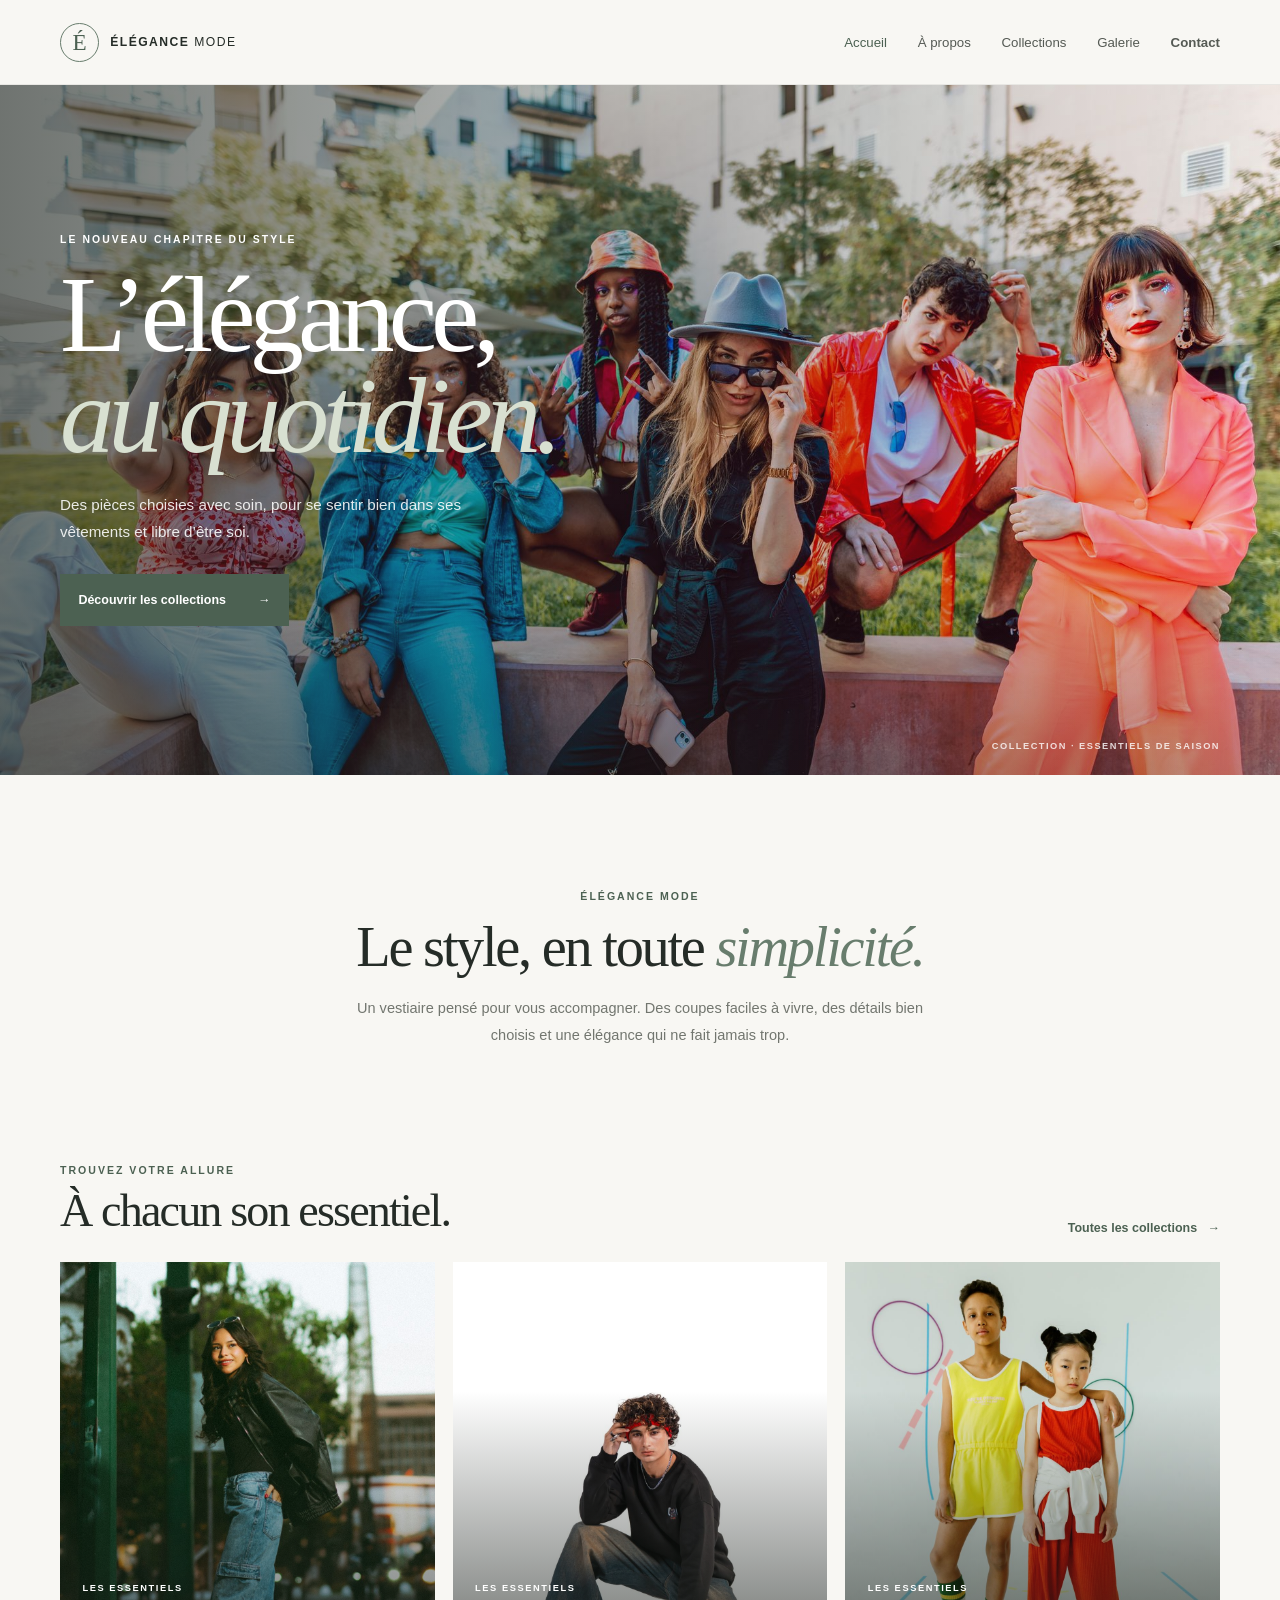
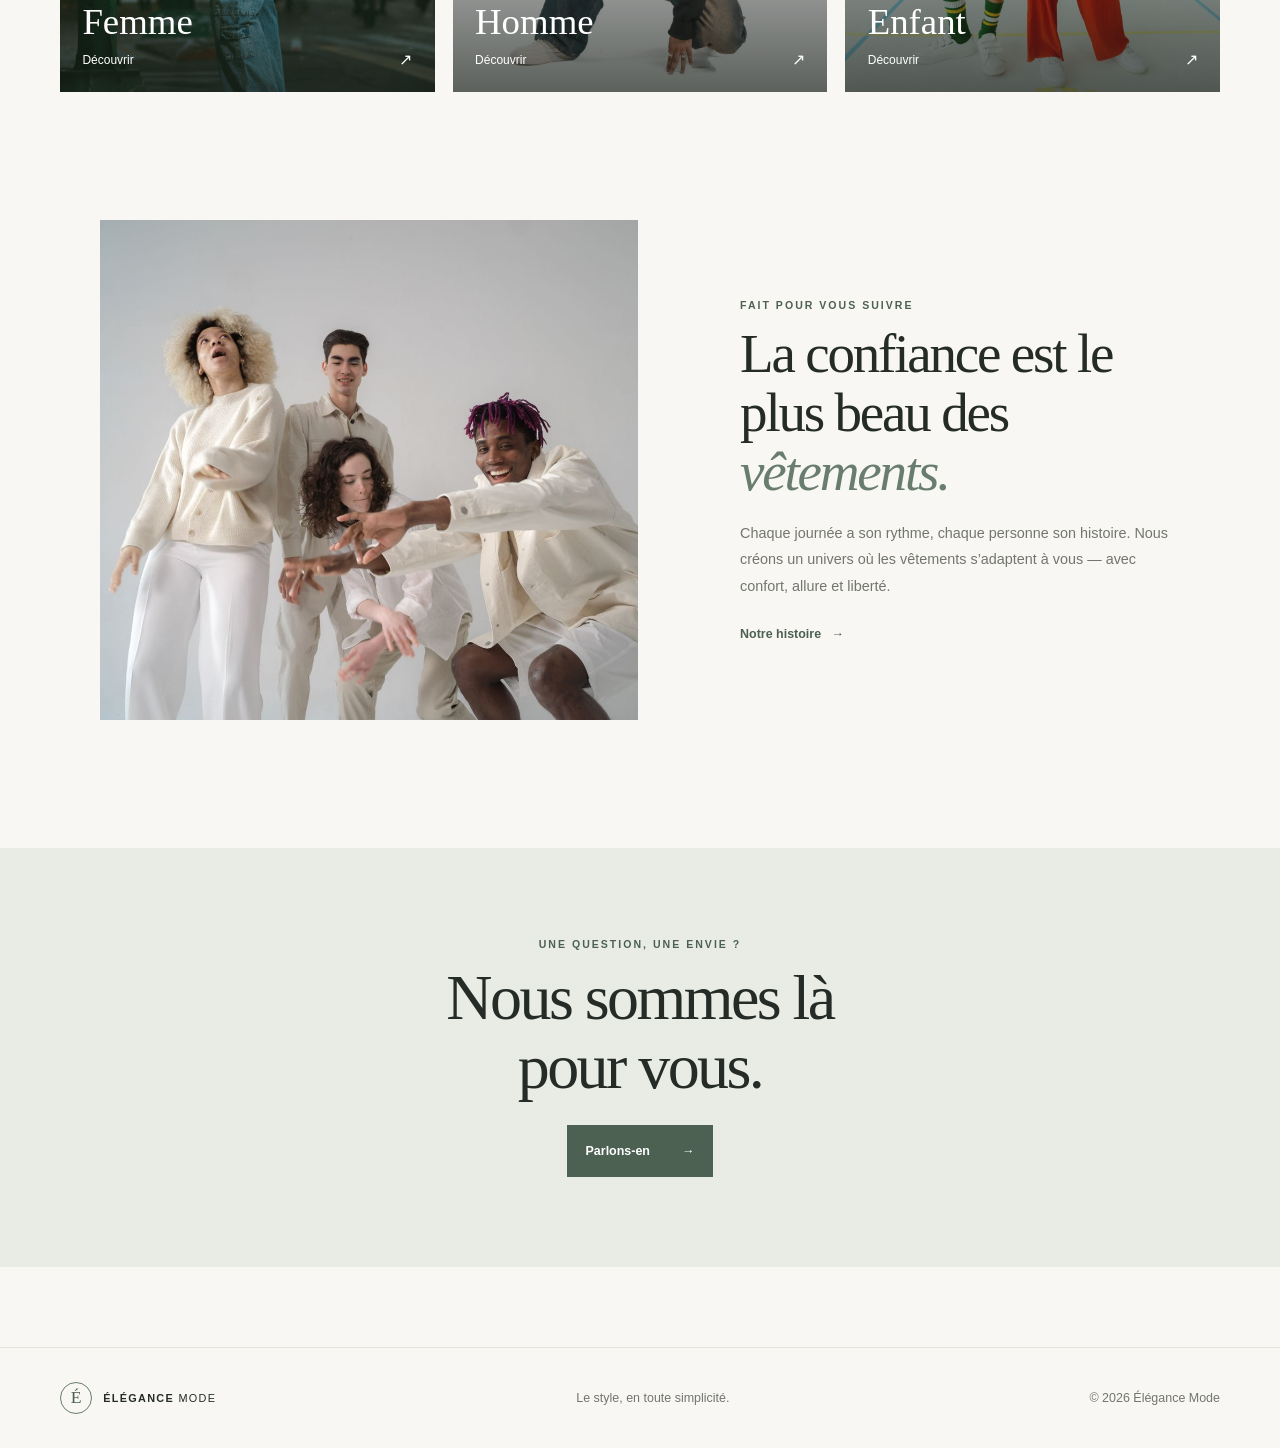
<file: index.html>
<!doctype html>
<html lang="fr">
  <head>
    <meta charset="utf-8">
    <meta name="viewport" content="width=device-width, initial-scale=1">
    <meta name="theme-color" content="#f8f7f3">
    <meta name="description" content="Élégance Mode : des vêtements essentiels, des lignes justes et un style qui vous ressemble.">
    <title>Accueil — Élégance Mode</title>
    <link rel="stylesheet" href="assets/css/styles.css">
    <link rel="stylesheet" href="assets/css/pages/home.css">
    <script src="assets/js/main.js" defer></script>
  </head>
  <body>
    <a class="skip-link" href="#contenu">Aller au contenu</a>

    <header class="site-header">
      <div class="header-inner">
        <a class="brand" href="index.html" aria-label="Élégance Mode, accueil">
          <span class="brand-mark" aria-hidden="true">É</span>
          <span class="brand-name">ÉLÉGANCE <span>MODE</span></span>
        </a>
        <nav class="main-nav" aria-label="Navigation principale">
          <a href="index.html" aria-current="page">Accueil</a>
          <a href="about.html">À propos</a>
          <a href="collections.html">Collections</a>
          <a href="gallery.html">Galerie</a>
          <a class="nav-contact" href="contact.html">Contact</a>
        </nav>
      </div>
    </header>

    <main id="contenu">
      <section class="home-hero" aria-labelledby="page-title">
        <img class="hero-image" src="assets/images/home/genz-hero.jpg" alt="Groupe de jeunes adultes en streetwear coloré dans un décor urbain" fetchpriority="high">
        <div class="hero-shade" aria-hidden="true"></div>
        <div class="hero-content">
          <p class="hero-kicker">LE NOUVEAU CHAPITRE DU STYLE</p>
          <h1 id="page-title">L’élégance,<br><em>au quotidien.</em></h1>
          <p class="hero-description">Des pièces choisies avec soin, pour se sentir bien dans ses vêtements et libre d’être soi.</p>
          <a class="hero-button" href="collections.html">Découvrir les collections <span aria-hidden="true">→</span></a>
        </div>
        <p class="hero-caption">COLLECTION · ESSENTIELS DE SAISON</p>
      </section>

      <section class="home-intro" aria-label="Présentation de la marque">
        <p class="eyebrow">ÉLÉGANCE MODE</p>
        <h2>Le style, en toute <em>simplicité.</em></h2>
        <p>Un vestiaire pensé pour vous accompagner. Des coupes faciles à vivre, des détails bien choisis et une élégance qui ne fait jamais trop.</p>
      </section>

      <section class="home-collections" aria-labelledby="collections-title">
        <div class="section-heading">
          <div>
            <p class="eyebrow">TROUVEZ VOTRE ALLURE</p>
            <h2 id="collections-title">À chacun son essentiel.</h2>
          </div>
          <a class="text-link" href="collections.html">Toutes les collections <span aria-hidden="true">→</span></a>
        </div>
        <div class="category-grid">
          <a class="category-card category-women" href="collections.html">
            <img src="assets/images/home/genz-women.jpg" alt="Jeune femme en veste urbaine et jean ample" loading="lazy">
            <span class="category-overlay"></span>
            <span class="category-copy"><small>LES ESSENTIELS</small><strong>Femme</strong><span>Découvrir <b aria-hidden="true">↗</b></span></span>
          </a>
          <a class="category-card category-men" href="collections.html">
            <img src="assets/images/home/genz-men.jpg" alt="Jeune homme en sweat noir, jean ample et bandeau rouge" loading="lazy">
            <span class="category-overlay"></span>
            <span class="category-copy"><small>LES ESSENTIELS</small><strong>Homme</strong><span>Découvrir <b aria-hidden="true">↗</b></span></span>
          </a>
          <a class="category-card category-kids" href="collections.html">
            <img src="assets/images/home/genz-kids.jpg" alt="Deux enfants portant des tenues sportives colorées" loading="lazy">
            <span class="category-overlay"></span>
            <span class="category-copy"><small>LES ESSENTIELS</small><strong>Enfant</strong><span>Découvrir <b aria-hidden="true">↗</b></span></span>
          </a>
        </div>
      </section>

      <section class="home-manifesto" aria-labelledby="manifesto-title">
        <div class="manifesto-image">
          <img src="assets/images/home/genz-manifesto.jpg" alt="Groupe de jeunes adultes qui s’amusent dans un studio de mode" loading="lazy">
        </div>
        <div class="manifesto-copy">
          <p class="eyebrow">FAIT POUR VOUS SUIVRE</p>
          <h2 id="manifesto-title">La confiance est le plus beau des <em>vêtements.</em></h2>
          <p>Chaque journée a son rythme, chaque personne son histoire. Nous créons un univers où les vêtements s’adaptent à vous — avec confort, allure et liberté.</p>
          <a class="text-link" href="about.html">Notre histoire <span aria-hidden="true">→</span></a>
        </div>
      </section>

      <section class="home-cta" aria-label="Contactez Élégance Mode">
        <p class="eyebrow">UNE QUESTION, UNE ENVIE ?</p>
        <h2>Nous sommes là<br>pour vous.</h2>
        <a class="hero-button" href="contact.html">Parlons-en <span aria-hidden="true">→</span></a>
      </section>
    </main>

    <footer class="site-footer">
      <div class="footer-inner">
        <a class="brand footer-brand" href="index.html" aria-label="Élégance Mode, accueil">
          <span class="brand-mark" aria-hidden="true">É</span>
          <span class="brand-name">ÉLÉGANCE <span>MODE</span></span>
        </a>
        <p>Le style, en toute simplicité.</p>
        <span class="footer-copy">© <span id="current-year">2026</span> Élégance Mode</span>
      </div>
    </footer>
  </body>
</html>
</file>
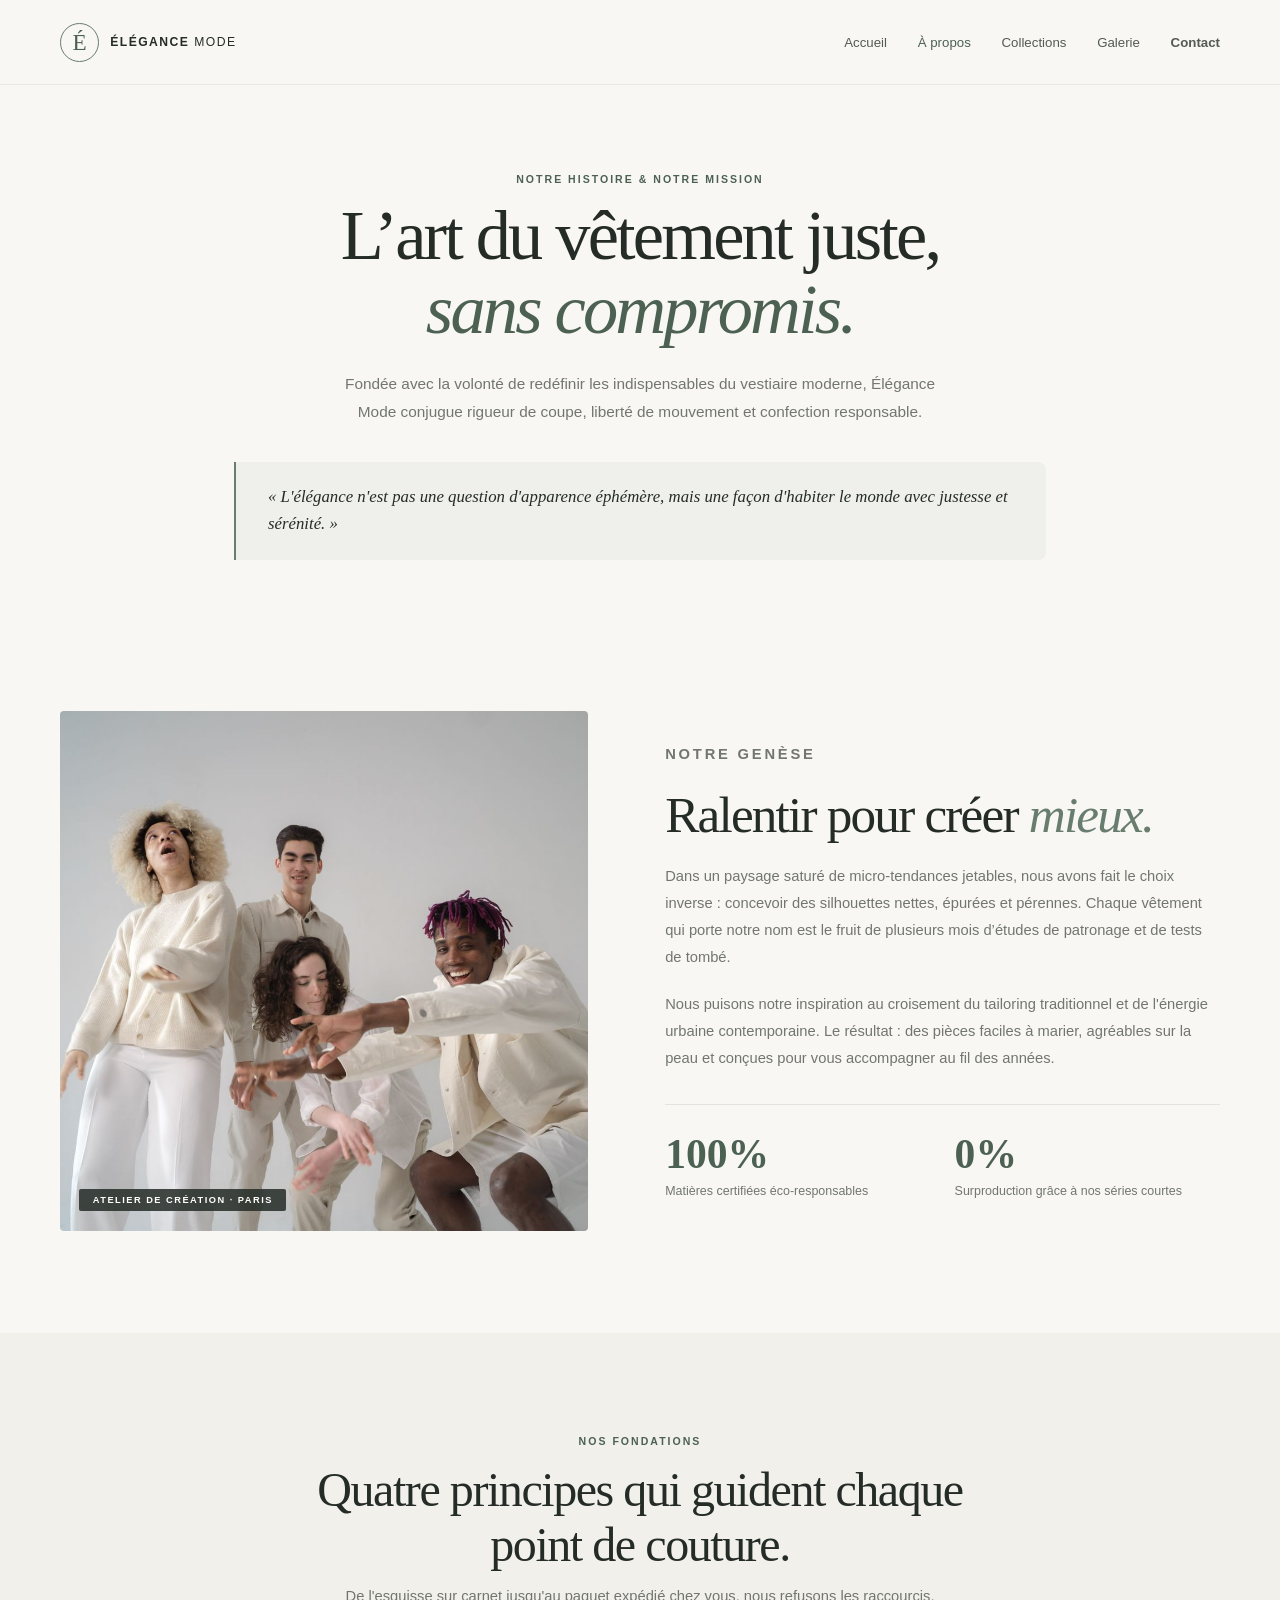
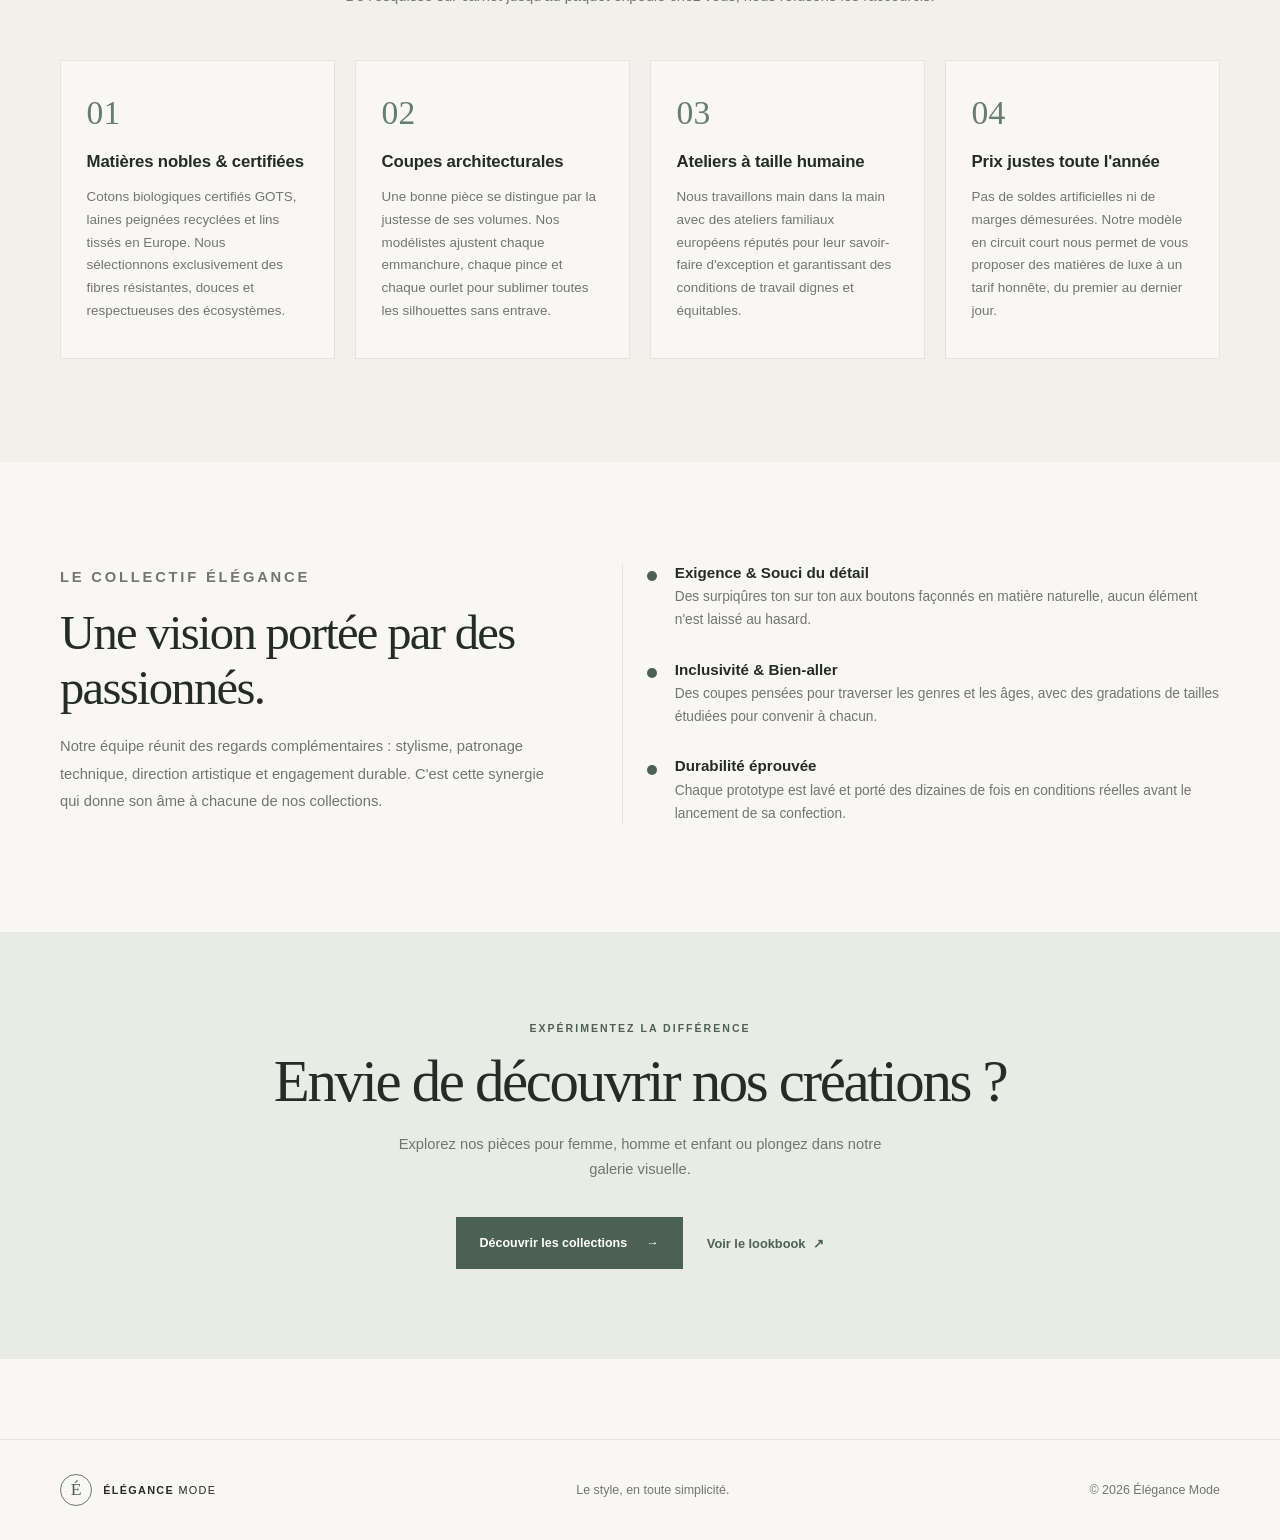
<file: about.html>
<!doctype html>
<html lang="fr">
  <head>
    <meta charset="utf-8">
    <meta name="viewport" content="width=device-width, initial-scale=1">
    <meta name="theme-color" content="#f8f7f3">
    <meta name="description" content="Découvrez l'histoire, la vision et les engagements durables de la maison Élégance Mode. Des pièces intemporelles faites pour durer.">
    <title>À propos — Élégance Mode</title>
    <link rel="stylesheet" href="assets/css/styles.css">
    <link rel="stylesheet" href="assets/css/pages/about.css">
    <script src="assets/js/main.js" defer></script>
  </head>
  <body>
    <a class="skip-link" href="#contenu">Aller au contenu</a>

    <header class="site-header">
      <div class="header-inner">
        <a class="brand" href="index.html" aria-label="Élégance Mode, accueil">
          <span class="brand-mark" aria-hidden="true">É</span>
          <span class="brand-name">ÉLÉGANCE <span>MODE</span></span>
        </a>
        <nav class="main-nav" aria-label="Navigation principale">
          <a href="index.html">Accueil</a>
          <a href="about.html" aria-current="page">À propos</a>
          <a href="collections.html">Collections</a>
          <a href="gallery.html">Galerie</a>
          <a class="nav-contact" href="contact.html">Contact</a>
        </nav>
      </div>
    </header>

    <main id="contenu">
      <!-- Section Héro -->
      <section class="about-hero" aria-labelledby="about-title">
        <p class="eyebrow">NOTRE HISTOIRE & NOTRE MISSION</p>
        <h1 id="about-title">L’art du vêtement juste,<br><em>sans compromis.</em></h1>
        <p class="hero-copy">Fondée avec la volonté de redéfinir les indispensables du vestiaire moderne, Élégance Mode conjugue rigueur de coupe, liberté de mouvement et confection responsable.</p>
        <div class="hero-quote">
          <blockquote>« L'élégance n'est pas une question d'apparence éphémère, mais une façon d'habiter le monde avec justesse et sérénité. »</blockquote>
        </div>
      </section>

      <!-- Section Histoire & Vision (Grille 2 colonnes) -->
      <section class="about-story" aria-labelledby="story-title">
        <div class="story-image-wrap">
          <img src="assets/images/home/genz-manifesto.jpg" alt="Artisans et créateurs d'Élégance Mode échangeant dans notre atelier" loading="lazy">
          <div class="image-caption-badge">ATELIER DE CRÉATION · PARIS</div>
        </div>
        <div class="story-content">
          <p class="eyebrow">NOTRE GENÈSE</p>
          <h2 id="story-title">Ralentir pour créer <em>mieux.</em></h2>
          <p>Dans un paysage saturé de micro-tendances jetables, nous avons fait le choix inverse : concevoir des silhouettes nettes, épurées et pérennes. Chaque vêtement qui porte notre nom est le fruit de plusieurs mois d’études de patronage et de tests de tombé.</p>
          <p>Nous puisons notre inspiration au croisement du tailoring traditionnel et de l'énergie urbaine contemporaine. Le résultat : des pièces faciles à marier, agréables sur la peau et conçues pour vous accompagner au fil des années.</p>
          <div class="story-stats">
            <div class="stat-item">
              <strong>100%</strong>
              <span>Matières certifiées éco-responsables</span>
            </div>
            <div class="stat-item">
              <strong>0%</strong>
              <span>Surproduction grâce à nos séries courtes</span>
            </div>
          </div>
        </div>
      </section>

      <!-- Section Piliers & Valeurs (4 cartes) -->
      <section class="about-pillars" aria-labelledby="pillars-title">
        <div class="section-header-center">
          <p class="eyebrow">NOS FONDATIONS</p>
          <h2 id="pillars-title">Quatre principes qui guident chaque point de couture.</h2>
          <p>De l'esquisse sur carnet jusqu'au paquet expédié chez vous, nous refusons les raccourcis.</p>
        </div>

        <div class="pillars-grid">
          <article class="pillar-card">
            <span class="pillar-number">01</span>
            <h3>Matières nobles & certifiées</h3>
            <p>Cotons biologiques certifiés GOTS, laines peignées recyclées et lins tissés en Europe. Nous sélectionnons exclusivement des fibres résistantes, douces et respectueuses des écosystèmes.</p>
          </article>

          <article class="pillar-card">
            <span class="pillar-number">02</span>
            <h3>Coupes architecturales</h3>
            <p>Une bonne pièce se distingue par la justesse de ses volumes. Nos modélistes ajustent chaque emmanchure, chaque pince et chaque ourlet pour sublimer toutes les silhouettes sans entrave.</p>
          </article>

          <article class="pillar-card">
            <span class="pillar-number">03</span>
            <h3>Ateliers à taille humaine</h3>
            <p>Nous travaillons main dans la main avec des ateliers familiaux européens réputés pour leur savoir-faire d'exception et garantissant des conditions de travail dignes et équitables.</p>
          </article>

          <article class="pillar-card">
            <span class="pillar-number">04</span>
            <h3>Prix justes toute l'année</h3>
            <p>Pas de soldes artificielles ni de marges démesurées. Notre modèle en circuit court nous permet de vous proposer des matières de luxe à un tarif honnête, du premier au dernier jour.</p>
          </article>
        </div>
      </section>

      <!-- Section Équipe & Vision collective -->
      <section class="about-team" aria-labelledby="team-title">
        <div class="team-inner">
          <div class="team-copy">
            <p class="eyebrow">LE COLLECTIF ÉLÉGANCE</p>
            <h2 id="team-title">Une vision portée par des passionnés.</h2>
            <p>Notre équipe réunit des regards complémentaires : stylisme, patronage technique, direction artistique et engagement durable. C'est cette synergie qui donne son âme à chacune de nos collections.</p>
          </div>
          <div class="team-values">
            <div class="team-value-item">
              <span class="value-dot"></span>
              <div>
                <strong>Exigence & Souci du détail</strong>
                <p>Des surpiqûres ton sur ton aux boutons façonnés en matière naturelle, aucun élément n'est laissé au hasard.</p>
              </div>
            </div>
            <div class="team-value-item">
              <span class="value-dot"></span>
              <div>
                <strong>Inclusivité & Bien-aller</strong>
                <p>Des coupes pensées pour traverser les genres et les âges, avec des gradations de tailles étudiées pour convenir à chacun.</p>
              </div>
            </div>
            <div class="team-value-item">
              <span class="value-dot"></span>
              <div>
                <strong>Durabilité éprouvée</strong>
                <p>Chaque prototype est lavé et porté des dizaines de fois en conditions réelles avant le lancement de sa confection.</p>
              </div>
            </div>
          </div>
        </div>
      </section>

      <!-- Section Appel à l'action -->
      <section class="about-cta" aria-label="Découvrir notre travail">
        <p class="eyebrow">EXPÉRIMENTEZ LA DIFFÉRENCE</p>
        <h2>Envie de découvrir nos créations ?</h2>
        <p>Explorez nos pièces pour femme, homme et enfant ou plongez dans notre galerie visuelle.</p>
        <div class="cta-actions">
          <a class="hero-button" href="collections.html">Découvrir les collections <span aria-hidden="true">→</span></a>
          <a class="text-link" href="gallery.html">Voir le lookbook <span aria-hidden="true">↗</span></a>
        </div>
      </section>
    </main>

    <footer class="site-footer">
      <div class="footer-inner">
        <a class="brand footer-brand" href="index.html" aria-label="Élégance Mode, accueil">
          <span class="brand-mark" aria-hidden="true">É</span>
          <span class="brand-name">ÉLÉGANCE <span>MODE</span></span>
        </a>
        <p>Le style, en toute simplicité.</p>
        <span class="footer-copy">© <span id="current-year">2026</span> Élégance Mode</span>
      </div>
    </footer>
  </body>
</html>
</file>
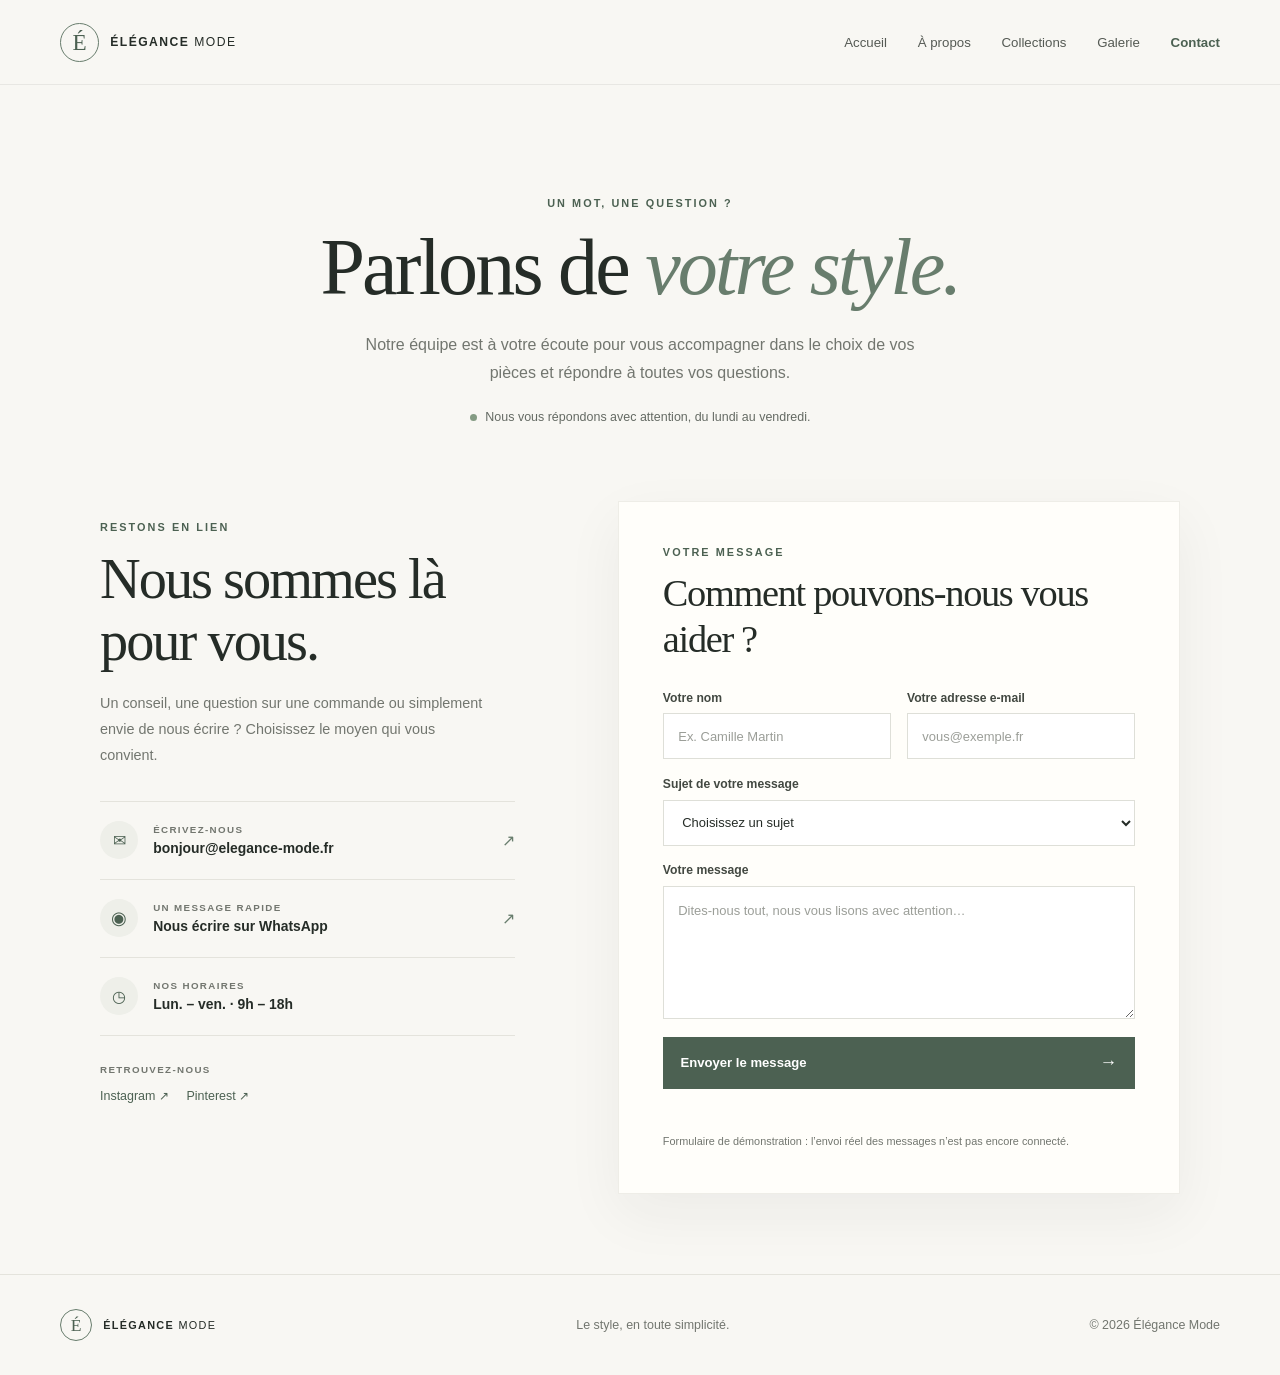
<file: contact.html>
<!doctype html>
<html lang="fr">
  <head>
    <meta charset="utf-8">
    <meta name="viewport" content="width=device-width, initial-scale=1">
    <meta name="theme-color" content="#f8f7f3">
    <meta name="description" content="Contactez Élégance Mode pour toute question concernant nos collections et votre expérience.">
    <title>Contact — Élégance Mode</title>
    <link rel="stylesheet" href="assets/css/styles.css">
    <link rel="stylesheet" href="assets/css/pages/contact.css">
    <script src="assets/js/main.js" defer></script>
    <script src="assets/js/contact.js" defer></script>
  </head>
  <body>
    <a class="skip-link" href="#contenu">Aller au contenu</a>

    <header class="site-header">
      <div class="header-inner">
        <a class="brand" href="index.html" aria-label="Élégance Mode, accueil">
          <span class="brand-mark" aria-hidden="true">É</span>
          <span class="brand-name">ÉLÉGANCE <span>MODE</span></span>
        </a>
        <nav class="main-nav" aria-label="Navigation principale">
          <a href="index.html">Accueil</a>
          <a href="about.html">À propos</a>
          <a href="collections.html">Collections</a>
          <a href="gallery.html">Galerie</a>
          <a class="nav-contact" href="contact.html" aria-current="page">Contact</a>
        </nav>
      </div>
    </header>

    <main id="contenu">
      <section class="contact-hero" aria-labelledby="page-title">
        <p class="eyebrow">UN MOT, UNE QUESTION ?</p>
        <h1 id="page-title">Parlons de <em>votre style.</em></h1>
        <p class="hero-copy">Notre équipe est à votre écoute pour vous accompagner dans le choix de vos pièces et répondre à toutes vos questions.</p>
        <div class="hero-note"><span class="note-dot" aria-hidden="true"></span> Nous vous répondons avec attention, du lundi au vendredi.</div>
      </section>

      <section class="contact-layout" aria-label="Coordonnées et formulaire de contact">
        <div class="contact-information">
          <p class="eyebrow">RESTONS EN LIEN</p>
          <h2>Nous sommes là<br>pour vous.</h2>
          <p class="information-copy">Un conseil, une question sur une commande ou simplement envie de nous écrire ? Choisissez le moyen qui vous convient.</p>

          <div class="contact-methods">
            <a class="contact-method" href="mailto:bonjour@elegance-mode.fr">
              <span class="method-icon" aria-hidden="true">✉</span>
              <span><span class="method-label">ÉCRIVEZ-NOUS</span><strong>bonjour@elegance-mode.fr</strong></span>
              <span class="method-arrow" aria-hidden="true">↗</span>
            </a>
            <a class="contact-method" href="https://wa.me/?text=Bonjour%20%C3%89l%C3%A9gance%20Mode%2C%20j%E2%80%99aimerais%20vous%20contacter." target="_blank" rel="noreferrer">
              <span class="method-icon whatsapp-icon" aria-hidden="true">◉</span>
              <span><span class="method-label">UN MESSAGE RAPIDE</span><strong>Nous écrire sur WhatsApp</strong></span>
              <span class="method-arrow" aria-hidden="true">↗</span>
            </a>
            <div class="contact-method contact-hours">
              <span class="method-icon" aria-hidden="true">◷</span>
              <span><span class="method-label">NOS HORAIRES</span><strong>Lun. – ven. · 9h – 18h</strong></span>
            </div>
          </div>

          <div class="social-links">
            <span>RETROUVEZ-NOUS</span>
            <a href="https://www.instagram.com/" target="_blank" rel="noreferrer" aria-label="Instagram (nouvel onglet)">Instagram ↗</a>
            <a href="https://www.pinterest.com/" target="_blank" rel="noreferrer" aria-label="Pinterest (nouvel onglet)">Pinterest ↗</a>
          </div>
        </div>

        <div class="contact-form-card">
          <div class="form-heading">
            <p class="eyebrow">VOTRE MESSAGE</p>
            <h2>Comment pouvons-nous vous aider ?</h2>
          </div>
          <form id="contact-form" novalidate>
            <div class="form-row">
              <div class="form-field">
                <label for="name">Votre nom</label>
                <input id="name" name="name" type="text" autocomplete="name" placeholder="Ex. Camille Martin" required>
              </div>
              <div class="form-field">
                <label for="email">Votre adresse e-mail</label>
                <input id="email" name="email" type="email" autocomplete="email" placeholder="vous@exemple.fr" required>
              </div>
            </div>
            <div class="form-field">
              <label for="subject">Sujet de votre message</label>
              <select id="subject" name="subject" required>
                <option value="" selected disabled>Choisissez un sujet</option>
                <option value="collection">Question sur une collection</option>
                <option value="commande">Question sur une commande</option>
                <option value="partenariat">Presse ou partenariat</option>
                <option value="autre">Autre demande</option>
              </select>
            </div>
            <div class="form-field">
              <label for="message">Votre message</label>
              <textarea id="message" name="message" rows="5" placeholder="Dites-nous tout, nous vous lisons avec attention…" required></textarea>
            </div>
            <button class="submit-button" type="submit">Envoyer le message <span aria-hidden="true">→</span></button>
            <p class="form-feedback" id="form-feedback" role="status" aria-live="polite"></p>
            <p class="form-disclaimer">Formulaire de démonstration : l’envoi réel des messages n’est pas encore connecté.</p>
          </form>
        </div>
      </section>
    </main>

    <footer class="site-footer">
      <div class="footer-inner">
        <a class="brand footer-brand" href="index.html" aria-label="Élégance Mode, accueil">
          <span class="brand-mark" aria-hidden="true">É</span>
          <span class="brand-name">ÉLÉGANCE <span>MODE</span></span>
        </a>
        <p>Le style, en toute simplicité.</p>
        <span class="footer-copy">© <span id="current-year">2026</span> Élégance Mode</span>
      </div>
    </footer>
  </body>
</html>
</file>
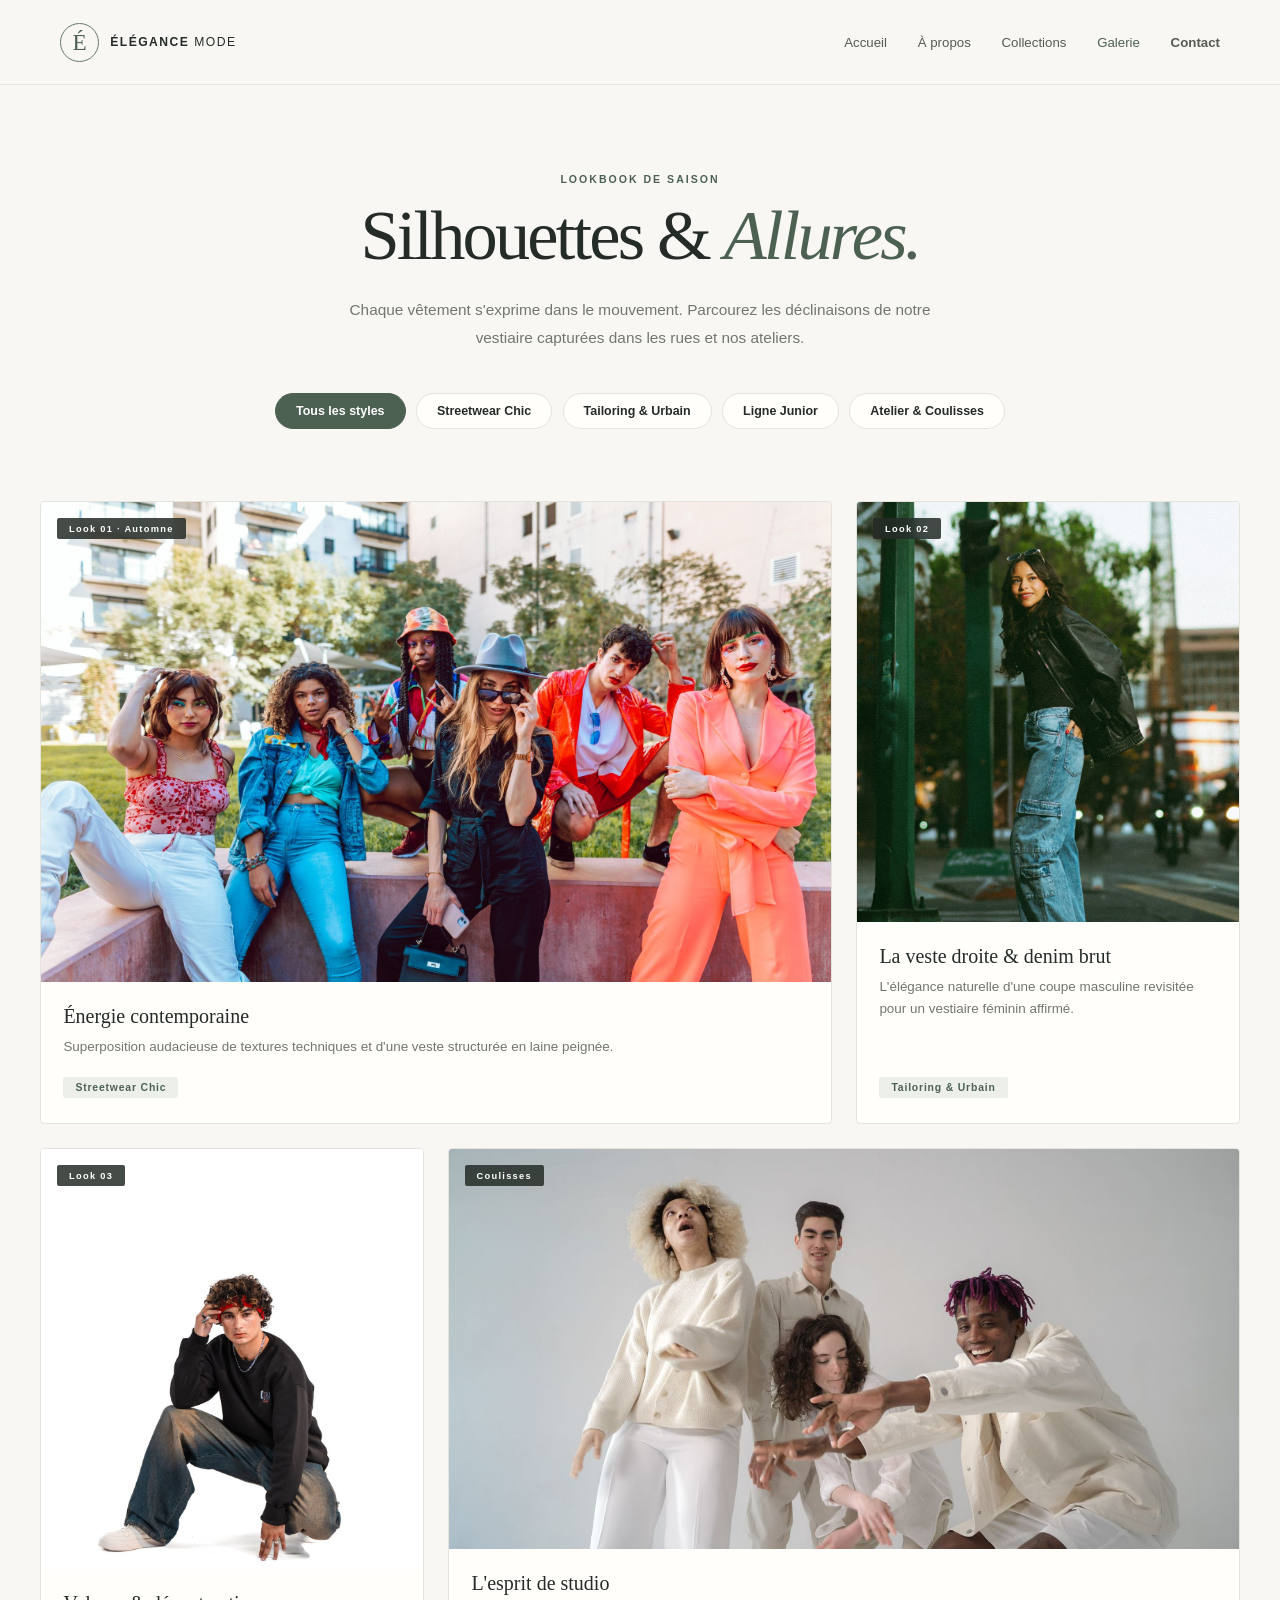
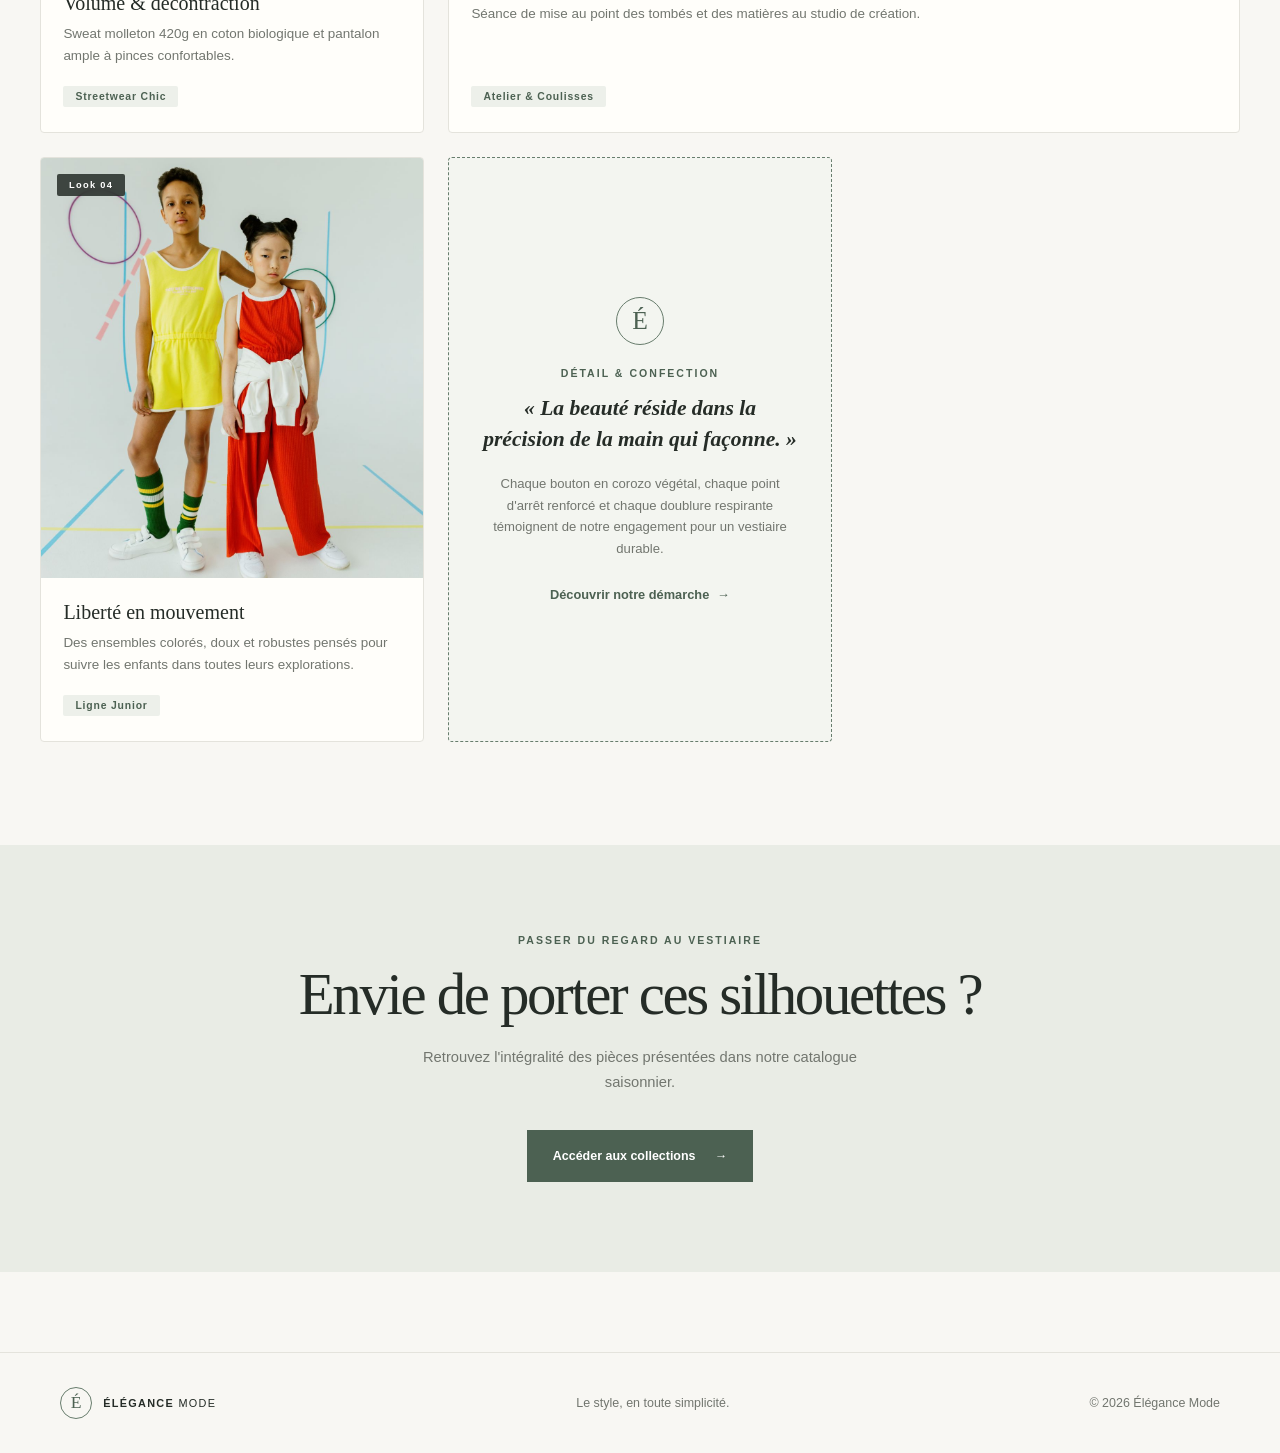
<file: gallery.html>
<!doctype html>
<html lang="fr">
  <head>
    <meta charset="utf-8">
    <meta name="viewport" content="width=device-width, initial-scale=1">
    <meta name="theme-color" content="#f8f7f3">
    <meta name="description" content="Explorez le lookbook et la galerie visuelle d'Élégance Mode : nos silhouettes, jeux de matières et allures urbaines en mouvement.">
    <title>Galerie Lookbook — Élégance Mode</title>
    <link rel="stylesheet" href="assets/css/styles.css">
    <link rel="stylesheet" href="assets/css/pages/gallery.css">
    <script src="assets/js/main.js" defer></script>
    <script src="assets/js/gallery.js" defer></script>
  </head>
  <body>
    <a class="skip-link" href="#contenu">Aller au contenu</a>

    <header class="site-header">
      <div class="header-inner">
        <a class="brand" href="index.html" aria-label="Élégance Mode, accueil">
          <span class="brand-mark" aria-hidden="true">É</span>
          <span class="brand-name">ÉLÉGANCE <span>MODE</span></span>
        </a>
        <nav class="main-nav" aria-label="Navigation principale">
          <a href="index.html">Accueil</a>
          <a href="about.html">À propos</a>
          <a href="collections.html">Collections</a>
          <a href="gallery.html" aria-current="page">Galerie</a>
          <a class="nav-contact" href="contact.html">Contact</a>
        </nav>
      </div>
    </header>

    <main id="contenu">
      <!-- Section En-tête de Galerie -->
      <section class="gallery-hero" aria-labelledby="gallery-title">
        <p class="eyebrow">LOOKBOOK DE SAISON</p>
        <h1 id="gallery-title">Silhouettes & <em>Allures.</em></h1>
        <p class="hero-copy">Chaque vêtement s'exprime dans le mouvement. Parcourez les déclinaisons de notre vestiaire capturées dans les rues et nos ateliers.</p>

        <!-- Filtres interactifs par catégorie -->
        <div class="gallery-filters" role="toolbar" aria-label="Filtrer les photos de la galerie">
          <button class="filter-btn is-active" data-filter="all" type="button" aria-pressed="true">Tous les styles</button>
          <button class="filter-btn" data-filter="streetwear" type="button" aria-pressed="false">Streetwear Chic</button>
          <button class="filter-btn" data-filter="tailoring" type="button" aria-pressed="false">Tailoring & Urbain</button>
          <button class="filter-btn" data-filter="junior" type="button" aria-pressed="false">Ligne Junior</button>
          <button class="filter-btn" data-filter="atelier" type="button" aria-pressed="false">Atelier & Coulisses</button>
        </div>
      </section>

      <!-- Grille éditoriale de la Galerie -->
      <section class="gallery-section" aria-label="Photos des tenues">
        <div class="gallery-grid" id="gallery-grid">
          <!-- Carte 1 : Grande vedette -->
          <article class="gallery-card card-featured" data-category="streetwear">
            <div class="card-image-box">
              <img src="assets/images/home/genz-hero.jpg" alt="Silhouette urbaine d'Élégance Mode dans la ville" loading="lazy">
              <span class="card-badge">Look 01 · Automne</span>
            </div>
            <div class="card-info">
              <h3>Énergie contemporaine</h3>
              <p>Superposition audacieuse de textures techniques et d'une veste structurée en laine peignée.</p>
              <span class="card-tag">Streetwear Chic</span>
            </div>
          </article>

          <!-- Carte 2 : Femme -->
          <article class="gallery-card" data-category="tailoring">
            <div class="card-image-box">
              <img src="assets/images/home/genz-women.jpg" alt="Look femme avec veste ajustée et jean brut" loading="lazy">
              <span class="card-badge">Look 02</span>
            </div>
            <div class="card-info">
              <h3>La veste droite & denim brut</h3>
              <p>L'élégance naturelle d'une coupe masculine revisitée pour un vestiaire féminin affirmé.</p>
              <span class="card-tag">Tailoring & Urbain</span>
            </div>
          </article>

          <!-- Carte 3 : Homme -->
          <article class="gallery-card" data-category="streetwear">
            <div class="card-image-box">
              <img src="assets/images/home/genz-men.jpg" alt="Look homme sweat minimaliste et pantalon large" loading="lazy">
              <span class="card-badge">Look 03</span>
            </div>
            <div class="card-info">
              <h3>Volume & décontraction</h3>
              <p>Sweat molleton 420g en coton biologique et pantalon ample à pinces confortables.</p>
              <span class="card-tag">Streetwear Chic</span>
            </div>
          </article>

          <!-- Carte 4 : Atelier / Collectif -->
          <article class="gallery-card card-wide" data-category="atelier">
            <div class="card-image-box">
              <img src="assets/images/home/genz-manifesto.jpg" alt="Équipe et modèles lors d'une séance au studio parisien" loading="lazy">
              <span class="card-badge">Coulisses</span>
            </div>
            <div class="card-info">
              <h3>L'esprit de studio</h3>
              <p>Séance de mise au point des tombés et des matières au studio de création.</p>
              <span class="card-tag">Atelier & Coulisses</span>
            </div>
          </article>

          <!-- Carte 5 : Junior -->
          <article class="gallery-card" data-category="junior">
            <div class="card-image-box">
              <img src="assets/images/home/genz-kids.jpg" alt="Deux enfants habillés en tenues sportwear élégantes" loading="lazy">
              <span class="card-badge">Look 04</span>
            </div>
            <div class="card-info">
              <h3>Liberté en mouvement</h3>
              <p>Des ensembles colorés, doux et robustes pensés pour suivre les enfants dans toutes leurs explorations.</p>
              <span class="card-tag">Ligne Junior</span>
            </div>
          </article>

          <!-- Carte 6 : Focus Matière & Savoir-faire -->
          <article class="gallery-card card-editorial" data-category="atelier">
            <div class="editorial-box">
              <span class="editorial-mark">É</span>
              <p class="eyebrow">DÉTAIL & CONFECTION</p>
              <h3>« La beauté réside dans la précision de la main qui façonne. »</h3>
              <p class="editorial-sub">Chaque bouton en corozo végétal, chaque point d'arrêt renforcé et chaque doublure respirante témoignent de notre engagement pour un vestiaire durable.</p>
              <a class="text-link" href="about.html">Découvrir notre démarche <span aria-hidden="true">→</span></a>
            </div>
          </article>
        </div>
      </section>

      <!-- Section CTA Galerie -->
      <section class="gallery-cta" aria-label="Découvrir les collections">
        <p class="eyebrow">PASSER DU REGARD AU VESTIAIRE</p>
        <h2>Envie de porter ces silhouettes ?</h2>
        <p>Retrouvez l'intégralité des pièces présentées dans notre catalogue saisonnier.</p>
        <a class="hero-button" href="collections.html">Accéder aux collections <span aria-hidden="true">→</span></a>
      </section>
    </main>

    <footer class="site-footer">
      <div class="footer-inner">
        <a class="brand footer-brand" href="index.html" aria-label="Élégance Mode, accueil">
          <span class="brand-mark" aria-hidden="true">É</span>
          <span class="brand-name">ÉLÉGANCE <span>MODE</span></span>
        </a>
        <p>Le style, en toute simplicité.</p>
        <span class="footer-copy">© <span id="current-year">2026</span> Élégance Mode</span>
      </div>
    </footer>
  </body>
</html>
</file>
<file: assets/css/styles.css>
:root {
  color-scheme: light;
  --color-ink: #252c27;
  --color-muted: #72766f;
  --color-paper: #f8f7f3;
  --color-white: #fffefa;
  --color-sage: #687d6d;
  --color-sage-dark: #4c6152;
  --color-line: #e4e3dc;
  --font-display: Georgia, "Times New Roman", serif;
  --font-body: "Segoe UI", Arial, sans-serif;
}

* { box-sizing: border-box; }

html { scroll-behavior: smooth; }

body {
  margin: 0;
  background: var(--color-paper);
  color: var(--color-ink);
  font-family: var(--font-body);
  -webkit-font-smoothing: antialiased;
}

a { color: inherit; }

.skip-link {
  position: absolute;
  z-index: 10;
  top: 0.75rem;
  left: 0.75rem;
  padding: 0.7rem 1rem;
  transform: translateY(-160%);
  background: var(--color-ink);
  color: white;
}

.skip-link:focus { transform: translateY(0); }

.site-header {
  position: relative;
  z-index: 2;
  border-bottom: 1px solid rgba(37, 44, 39, 0.08);
  background: var(--color-paper);
}

.header-inner,
.footer-inner {
  width: min(1160px, calc(100% - 64px));
  margin: 0 auto;
}

.header-inner {
  min-height: 84px;
  display: flex;
  align-items: center;
  justify-content: space-between;
  gap: 2rem;
}

.brand {
  display: inline-flex;
  align-items: center;
  gap: 0.7rem;
  text-decoration: none;
}

.brand-mark {
  width: 39px;
  height: 39px;
  display: grid;
  place-items: center;
  border: 1px solid var(--color-sage);
  border-radius: 50%;
  color: var(--color-sage-dark);
  font-family: var(--font-display);
  font-size: 1.45rem;
}

.brand-name {
  font-size: 0.76rem;
  font-weight: 700;
  letter-spacing: 0.12em;
  white-space: nowrap;
}

.brand-name span { font-weight: 400; }

.main-nav {
  display: flex;
  align-items: center;
  gap: clamp(1rem, 2.4vw, 2.15rem);
}

.main-nav a {
  color: #555a54;
  font-size: 0.83rem;
  text-decoration: none;
  transition: color 160ms ease;
}

.main-nav a:hover,
.main-nav a:focus-visible,
.main-nav a[aria-current="page"] { color: var(--color-sage-dark); }

.main-nav .nav-contact { font-weight: 700; }

.site-footer {
  margin-top: 5rem;
  border-top: 1px solid var(--color-line);
}

.footer-inner {
  min-height: 100px;
  display: flex;
  align-items: center;
  justify-content: space-between;
  gap: 1rem;
}

.footer-brand .brand-mark { width: 32px; height: 32px; font-size: 1.1rem; }
.footer-brand .brand-name { font-size: 0.68rem; }
.footer-inner p, .footer-copy { color: var(--color-muted); font-size: 0.78rem; }

:focus-visible {
  outline: 3px solid #a2b7a2;
  outline-offset: 3px;
}

@media (max-width: 760px) {
  .header-inner, .footer-inner { width: min(100% - 36px, 560px); }
  .header-inner { min-height: auto; padding: 1rem 0 0.75rem; flex-direction: column; gap: 0.9rem; }
  .main-nav { width: 100%; justify-content: center; flex-wrap: wrap; gap: 0.55rem 1.15rem; padding-bottom: 0.25rem; }
  .main-nav a { font-size: 0.78rem; }
  .footer-inner { min-height: 135px; flex-wrap: wrap; justify-content: center; padding: 1.5rem 0; text-align: center; }
  .footer-inner p { flex-basis: 100%; order: 1; margin: 0; }
  .footer-copy { flex-basis: 100%; order: 2; }
}

@media (prefers-reduced-motion: reduce) {
  html { scroll-behavior: auto; }
  *, *::before, *::after { transition-duration: 0.01ms !important; }
}
</file>
<file: assets/css/pages/home.css>
.eyebrow { margin: 0 0 0.9rem; color: var(--color-sage-dark); font-size: 0.66rem; font-weight: 700; letter-spacing: 0.19em; }

.home-hero { position: relative; min-height: min(690px, calc(100svh - 84px)); display: flex; align-items: center; overflow: hidden; background: #777d70; color: white; }
.hero-image, .hero-shade { position: absolute; inset: 0; width: 100%; height: 100%; }
.hero-image { object-fit: cover; object-position: center 38%; }
.hero-shade { background: linear-gradient(90deg, rgba(24, 30, 25, 0.62) 0%, rgba(24, 30, 25, 0.3) 47%, rgba(24, 30, 25, 0.03) 100%), linear-gradient(0deg, rgba(24, 30, 25, 0.24), transparent 30%); }
.hero-content { position: relative; width: min(1160px, calc(100% - 64px)); margin: 0 auto; padding: 5rem 0; }
.hero-kicker { margin: 0 0 1.2rem; font-size: 0.65rem; font-weight: 700; letter-spacing: 0.2em; }
.hero-content h1 { margin: 0; font-family: var(--font-display); font-size: clamp(4rem, 8.5vw, 7.4rem); font-weight: 400; letter-spacing: -0.055em; line-height: 0.93; }
.hero-content h1 em { color: #d8e0d1; font-weight: 400; }
.hero-description { max-width: 410px; margin: 1.5rem 0 1.8rem; color: rgba(255,255,255,0.88); font-size: 0.95rem; line-height: 1.8; }
.hero-button { min-height: 52px; padding: 0 1.15rem; display: inline-flex; align-items: center; justify-content: space-between; gap: 2rem; background: var(--color-sage-dark); color: white; font-size: 0.78rem; font-weight: 600; text-decoration: none; transition: background 160ms ease; }
.hero-button:hover { background: #3e5143; }
.hero-button span, .text-link span { transition: transform 160ms ease; }
.hero-button:hover span, .text-link:hover span { transform: translateX(4px); }
.hero-caption { position: absolute; right: max(32px, calc((100vw - 1160px) / 2)); bottom: 1.5rem; margin: 0; color: rgba(255,255,255,0.8); font-size: 0.58rem; font-weight: 600; letter-spacing: 0.16em; }

.home-intro { max-width: 760px; margin: 0 auto; padding: clamp(4.5rem, 9vw, 7.5rem) 24px; text-align: center; }
.home-intro h2, .section-heading h2, .manifesto-copy h2, .home-cta h2 { margin: 0; font-family: var(--font-display); font-size: clamp(2.3rem, 4.4vw, 3.8rem); font-weight: 400; letter-spacing: -0.04em; line-height: 1.07; }
.home-intro h2 em, .manifesto-copy h2 em { color: var(--color-sage); font-weight: 400; }
.home-intro > p:last-child { max-width: 580px; margin: 1.15rem auto 0; color: var(--color-muted); font-size: 0.91rem; line-height: 1.85; }

.home-collections { width: min(1160px, calc(100% - 64px)); margin: 0 auto; }
.section-heading { margin-bottom: 1.7rem; display: flex; align-items: end; justify-content: space-between; gap: 2rem; }
.section-heading .eyebrow { margin-bottom: 0.6rem; }
.section-heading h2 { font-size: clamp(2rem, 3.6vw, 3rem); }
.text-link { display: inline-flex; align-items: center; gap: 0.65rem; color: var(--color-sage-dark); font-size: 0.78rem; font-weight: 600; text-decoration: none; white-space: nowrap; }
.text-link:hover { text-decoration: underline; text-underline-offset: 4px; }
.category-grid { display: grid; grid-template-columns: repeat(3, 1fr); gap: 18px; }
.category-card { position: relative; min-height: 430px; display: block; overflow: hidden; background: #e7e7e0; color: white; text-decoration: none; }
.category-card img { width: 100%; height: 100%; position: absolute; inset: 0; object-fit: cover; transition: transform 450ms ease; }
.category-card:hover img { transform: scale(1.035); }
.category-overlay { position: absolute; inset: 30% 0 0; background: linear-gradient(transparent, rgba(24, 30, 25, 0.7)); }
.category-copy { position: absolute; right: 1.4rem; bottom: 1.45rem; left: 1.4rem; display: grid; gap: 0.45rem; }
.category-copy small { font-size: 0.58rem; font-weight: 700; letter-spacing: 0.17em; }
.category-copy strong { font-family: var(--font-display); font-size: 2.3rem; font-weight: 400; }
.category-copy > span { display: flex; justify-content: space-between; align-items: center; font-size: 0.75rem; }
.category-copy b { font-size: 1rem; font-weight: 400; }

.home-manifesto { width: min(1080px, calc(100% - 64px)); margin: clamp(5rem, 10vw, 9rem) auto; display: grid; grid-template-columns: 1.1fr 0.9fr; align-items: center; gap: clamp(3rem, 8vw, 7rem); }
.manifesto-image { height: 500px; overflow: hidden; background: #e7e7e0; }
.manifesto-image img { width: 100%; height: 100%; display: block; object-fit: cover; }
.manifesto-copy h2 { font-size: clamp(2.5rem, 4.3vw, 4rem); }
.manifesto-copy > p:not(.eyebrow) { margin: 1.1rem 0 1.5rem; color: var(--color-muted); font-size: 0.9rem; line-height: 1.85; }

.home-cta { padding: clamp(3.8rem, 7vw, 6rem) 24px; background: #e9ece5; text-align: center; }
.home-cta h2 { font-size: clamp(2.6rem, 5vw, 4.4rem); }
.home-cta .hero-button { margin-top: 1.5rem; }

@media (max-width: 800px) {
  .home-hero { min-height: 620px; min-height: min(680px, calc(100svh - 130px)); }
  .hero-content, .home-collections { width: min(680px, calc(100% - 40px)); }
  .hero-content h1 { font-size: clamp(4rem, 11vw, 6rem); }
  .category-grid { gap: 12px; }
  .category-card { min-height: 340px; }
  .category-copy { right: 0.9rem; bottom: 1rem; left: 0.9rem; }
  .category-copy strong { font-size: 1.85rem; }
  .home-manifesto { width: min(680px, calc(100% - 40px)); grid-template-columns: 1fr; gap: 2rem; }
  .manifesto-image { height: 420px; }
}

@media (max-width: 560px) {
  .home-hero { min-height: 590px; min-height: min(680px, calc(100svh - 150px)); align-items: end; }
  .hero-image { object-position: 58% center; }
  .hero-shade { background: linear-gradient(0deg, rgba(24, 30, 25, 0.78) 0%, rgba(24, 30, 25, 0.32) 58%, rgba(24, 30, 25, 0.08) 100%); }
  .hero-content { width: calc(100% - 36px); padding: 4rem 0 5rem; }
  .hero-content h1 { font-size: clamp(3.65rem, 16vw, 5.2rem); }
  .hero-description { max-width: 330px; font-size: 0.88rem; }
  .hero-caption { right: 18px; bottom: 1rem; font-size: 0.5rem; }
  .home-intro { padding: 4.5rem 20px; }
  .home-collections { width: calc(100% - 36px); }
  .section-heading { align-items: start; flex-direction: column; gap: 0.9rem; }
  .category-grid { grid-template-columns: 1fr; gap: 12px; }
  .category-card { min-height: 390px; }
  .category-copy { right: 1.2rem; bottom: 1.2rem; left: 1.2rem; }
  .category-copy strong { font-size: 2.2rem; }
  .home-manifesto { width: calc(100% - 36px); margin: 4.5rem auto; }
  .manifesto-image { height: 350px; }
}

@media (prefers-reduced-motion: reduce) { .category-card img { transition: none; } }
</file>
<file: assets/css/pages/about.css>
/* ==========================================================================
   Élégance Mode — Styles de la page À propos (about.css)
   ========================================================================== */

.eyebrow {
  margin: 0 0 0.9rem;
  color: var(--color-sage-dark);
  font-size: 0.66rem;
  font-weight: 700;
  letter-spacing: 0.19em;
}

/* --- Hero Section --- */
.about-hero {
  max-width: 860px;
  margin: 0 auto;
  padding: clamp(3.5rem, 7vw, 5.5rem) 24px 3rem;
  text-align: center;
}

.about-hero h1 {
  margin: 0;
  font-family: var(--font-display);
  font-size: clamp(2.8rem, 5.5vw, 4.6rem);
  font-weight: 400;
  letter-spacing: -0.04em;
  line-height: 1.05;
}

.about-hero h1 em {
  color: var(--color-sage-dark);
  font-weight: 400;
}

.hero-copy {
  max-width: 620px;
  margin: 1.4rem auto 0;
  color: var(--color-muted);
  font-size: 0.96rem;
  line-height: 1.85;
}

.hero-quote {
  margin-top: 2.2rem;
  padding: 1.4rem 2rem;
  border-left: 2px solid var(--color-sage);
  background: rgba(104, 125, 109, 0.06);
  border-radius: 0 8px 8px 0;
  text-align: left;
}

.hero-quote blockquote {
  margin: 0;
  font-family: var(--font-display);
  font-style: italic;
  font-size: 1.05rem;
  color: var(--color-ink);
  line-height: 1.6;
}

/* --- Section Histoire & Genèse --- */
.about-story {
  width: min(1160px, calc(100% - 64px));
  margin: clamp(4rem, 8vw, 6.5rem) auto;
  display: grid;
  grid-template-columns: 1fr 1.05fr;
  align-items: center;
  gap: clamp(2.5rem, 6vw, 5rem);
}

.story-image-wrap {
  position: relative;
  height: 520px;
  border-radius: 4px;
  overflow: hidden;
  background: #e7e7e0;
}

.story-image-wrap img {
  width: 100%;
  height: 100%;
  object-fit: cover;
  display: block;
}

.image-caption-badge {
  position: absolute;
  bottom: 1.2rem;
  left: 1.2rem;
  padding: 0.4rem 0.85rem;
  background: rgba(37, 44, 39, 0.85);
  backdrop-filter: blur(4px);
  color: white;
  font-size: 0.58rem;
  font-weight: 700;
  letter-spacing: 0.16em;
  border-radius: 2px;
}

.story-content h2 {
  margin: 0 0 1.2rem;
  font-family: var(--font-display);
  font-size: clamp(2.2rem, 4vw, 3.4rem);
  font-weight: 400;
  letter-spacing: -0.035em;
  line-height: 1.1;
}

.story-content h2 em {
  color: var(--color-sage);
}

.story-content p {
  color: var(--color-muted);
  font-size: 0.92rem;
  line-height: 1.85;
  margin: 0 0 1.2rem;
}

.story-stats {
  display: grid;
  grid-template-columns: 1fr 1fr;
  gap: 1.5rem;
  margin-top: 2rem;
  padding-top: 1.8rem;
  border-top: 1px solid var(--color-line);
}

.stat-item strong {
  display: block;
  font-family: var(--font-display);
  font-size: 2.6rem;
  color: var(--color-sage-dark);
  line-height: 1;
  margin-bottom: 0.35rem;
}

.stat-item span {
  font-size: 0.78rem;
  color: var(--color-muted);
  line-height: 1.45;
}

/* --- Section Piliers & Valeurs --- */
.about-pillars {
  padding: clamp(4.5rem, 8vw, 7rem) 24px;
  background: #f1f0eb;
}

.section-header-center {
  max-width: 680px;
  margin: 0 auto 3.5rem;
  text-align: center;
}

.section-header-center h2 {
  margin: 0 0 1rem;
  font-family: var(--font-display);
  font-size: clamp(2rem, 3.8vw, 3rem);
  font-weight: 400;
  letter-spacing: -0.03em;
  line-height: 1.15;
}

.section-header-center p:not(.eyebrow) {
  color: var(--color-muted);
  font-size: 0.92rem;
}

.pillars-grid {
  width: min(1160px, calc(100% - 32px));
  margin: 0 auto;
  display: grid;
  grid-template-columns: repeat(4, 1fr);
  gap: 20px;
}

.pillar-card {
  padding: 2.2rem 1.6rem;
  background: var(--color-paper);
  border: 1px solid var(--color-line);
  display: flex;
  flex-direction: column;
  transition: transform 180ms ease, box-shadow 180ms ease;
}

.pillar-card:hover {
  transform: translateY(-4px);
  box-shadow: 0 10px 24px rgba(0, 0, 0, 0.04);
}

.pillar-number {
  font-family: var(--font-display);
  font-size: 2.1rem;
  color: var(--color-sage);
  line-height: 1;
  margin-bottom: 1.4rem;
}

.pillar-card h3 {
  margin: 0 0 0.85rem;
  font-size: 1.05rem;
  font-weight: 600;
  letter-spacing: -0.01em;
  color: var(--color-ink);
}

.pillar-card p {
  margin: 0;
  color: var(--color-muted);
  font-size: 0.84rem;
  line-height: 1.7;
}

/* --- Section Équipe & Vision --- */
.about-team {
  width: min(1160px, calc(100% - 64px));
  margin: clamp(4.5rem, 8vw, 7rem) auto;
}

.team-inner {
  display: grid;
  grid-template-columns: 1fr 1.2fr;
  gap: clamp(2rem, 5vw, 4.5rem);
  align-items: start;
}

.team-copy h2 {
  margin: 0 0 1rem;
  font-family: var(--font-display);
  font-size: clamp(2.2rem, 3.8vw, 3.2rem);
  font-weight: 400;
  letter-spacing: -0.035em;
  line-height: 1.15;
}

.team-copy p {
  color: var(--color-muted);
  font-size: 0.92rem;
  line-height: 1.85;
}

.team-values {
  display: flex;
  flex-direction: column;
  gap: 1.8rem;
  padding-left: 1.5rem;
  border-left: 1px solid var(--color-line);
}

.team-value-item {
  display: flex;
  gap: 1.1rem;
  align-items: flex-start;
}

.value-dot {
  width: 10px;
  height: 10px;
  margin-top: 0.45rem;
  border-radius: 50%;
  background: var(--color-sage-dark);
  flex-shrink: 0;
}

.team-value-item strong {
  display: block;
  font-size: 0.95rem;
  color: var(--color-ink);
  margin-bottom: 0.35rem;
}

.team-value-item p {
  margin: 0;
  color: var(--color-muted);
  font-size: 0.86rem;
  line-height: 1.65;
}

/* --- Section CTA --- */
.about-cta {
  padding: clamp(4rem, 7vw, 6.5rem) 24px;
  background: #e9ece5;
  text-align: center;
}

.about-cta h2 {
  margin: 0;
  font-family: var(--font-display);
  font-size: clamp(2.4rem, 4.6vw, 3.8rem);
  font-weight: 400;
  letter-spacing: -0.04em;
}

.about-cta p:not(.eyebrow) {
  max-width: 500px;
  margin: 1rem auto 2.2rem;
  color: var(--color-muted);
  font-size: 0.92rem;
  line-height: 1.7;
}

.cta-actions {
  display: inline-flex;
  align-items: center;
  gap: 1.5rem;
  flex-wrap: wrap;
  justify-content: center;
}

.hero-button {
  min-height: 52px;
  padding: 0 1.5rem;
  display: inline-flex;
  align-items: center;
  gap: 1.2rem;
  background: var(--color-sage-dark);
  color: white;
  font-size: 0.78rem;
  font-weight: 600;
  text-decoration: none;
  transition: background 160ms ease;
}

.hero-button:hover {
  background: #3e5143;
}

.text-link {
  display: inline-flex;
  align-items: center;
  gap: 0.5rem;
  color: var(--color-sage-dark);
  font-size: 0.8rem;
  font-weight: 600;
  text-decoration: none;
}

.text-link:hover {
  text-decoration: underline;
  text-underline-offset: 4px;
}

/* --- Responsive Media Queries --- */
@media (max-width: 860px) {
  .about-story {
    grid-template-columns: 1fr;
    gap: 2.5rem;
  }
  .story-image-wrap {
    height: 380px;
  }
  .pillars-grid {
    grid-template-columns: repeat(2, 1fr);
  }
  .team-inner {
    grid-template-columns: 1fr;
    gap: 2.5rem;
  }
  .team-values {
    padding-left: 0;
    border-left: none;
    border-top: 1px solid var(--color-line);
    padding-top: 2rem;
  }
}

@media (max-width: 560px) {
  .pillars-grid {
    grid-template-columns: 1fr;
  }
  .story-stats {
    grid-template-columns: 1fr;
    gap: 1rem;
  }
  .cta-actions {
    flex-direction: column;
    gap: 1rem;
  }
  .hero-button {
    width: 100%;
    justify-content: center;
  }
}
</file>
<file: assets/css/pages/contact.css>
.contact-hero {
  padding: clamp(4.5rem, 9vw, 7rem) 24px clamp(3.5rem, 6vw, 5rem);
  text-align: center;
}

.eyebrow {
  margin: 0 0 1rem;
  color: var(--color-sage-dark);
  font-size: 0.68rem;
  font-weight: 700;
  letter-spacing: 0.19em;
}

.contact-hero h1,
.contact-information h2,
.form-heading h2 {
  margin: 0;
  font-family: var(--font-display);
  font-weight: 400;
  letter-spacing: -0.035em;
}

.contact-hero h1 {
  font-size: clamp(2.8rem, 6.5vw, 5rem);
  line-height: 1.06;
}

.contact-hero h1 em { color: var(--color-sage); font-weight: 400; }

.hero-copy {
  max-width: 570px;
  margin: 1.35rem auto 1.2rem;
  color: var(--color-muted);
  font-size: 1rem;
  line-height: 1.75;
}

.hero-note {
  display: inline-flex;
  align-items: center;
  gap: 0.55rem;
  color: #646a63;
  font-size: 0.78rem;
}

.note-dot { width: 7px; height: 7px; border-radius: 50%; background: #849b83; }

.contact-layout {
  width: min(1080px, calc(100% - 64px));
  margin: 0 auto;
  display: grid;
  grid-template-columns: 0.85fr 1.15fr;
  gap: clamp(3rem, 8vw, 7.5rem);
  align-items: start;
}

.contact-information { padding: 1.2rem 0; }

.contact-information h2 {
  font-size: clamp(2.35rem, 4.4vw, 3.55rem);
  line-height: 1.1;
}

.information-copy {
  max-width: 390px;
  margin: 1.15rem 0 2rem;
  color: var(--color-muted);
  font-size: 0.9rem;
  line-height: 1.8;
}

.contact-methods { border-top: 1px solid var(--color-line); }

.contact-method {
  min-height: 78px;
  display: flex;
  align-items: center;
  gap: 0.95rem;
  border-bottom: 1px solid var(--color-line);
  text-decoration: none;
}

a.contact-method:hover strong { color: var(--color-sage-dark); }

.method-icon {
  width: 38px;
  height: 38px;
  flex: 0 0 38px;
  display: grid;
  place-items: center;
  border-radius: 50%;
  background: #eeefe9;
  color: var(--color-sage-dark);
  font-size: 1rem;
}

.whatsapp-icon { font-size: 1.15rem; }
.contact-method > span:nth-child(2) { display: grid; gap: 0.34rem; }
.method-label { color: var(--color-muted); font-size: 0.61rem; font-weight: 700; letter-spacing: 0.14em; }
.contact-method strong { font-size: 0.87rem; font-weight: 600; transition: color 160ms ease; }
.method-arrow { margin-left: auto; color: var(--color-sage); font-size: 1rem; }

.social-links {
  display: flex;
  flex-wrap: wrap;
  align-items: center;
  gap: 0.8rem 1.1rem;
  margin-top: 1.8rem;
}

.social-links > span { flex-basis: 100%; color: var(--color-muted); font-size: 0.61rem; font-weight: 700; letter-spacing: 0.14em; }
.social-links a { color: var(--color-sage-dark); font-size: 0.78rem; text-decoration: none; }
.social-links a:hover { text-decoration: underline; text-underline-offset: 3px; }

.contact-form-card {
  padding: clamp(1.5rem, 4vw, 2.75rem);
  border: 1px solid #eeede7;
  background: var(--color-white);
  box-shadow: 0 20px 55px rgba(40, 45, 38, 0.055);
}

.form-heading { margin-bottom: 1.8rem; }
.form-heading .eyebrow { margin-bottom: 0.7rem; }
.form-heading h2 { max-width: 440px; font-size: clamp(1.85rem, 3vw, 2.55rem); line-height: 1.2; }

.form-row { display: grid; grid-template-columns: 1fr 1fr; gap: 1rem; }
.form-field { display: grid; gap: 0.55rem; margin-bottom: 1.1rem; }
.form-field label { color: #424841; font-size: 0.76rem; font-weight: 600; }

.form-field input,
.form-field select,
.form-field textarea {
  width: 100%;
  border: 1px solid #dedfd8;
  border-radius: 0;
  padding: 0.85rem 0.9rem;
  background: #fff;
  color: var(--color-ink);
  font: inherit;
  font-size: 0.81rem;
}

.form-field input, .form-field select { min-height: 46px; }
.form-field textarea { min-height: 130px; resize: vertical; line-height: 1.6; }
.form-field input::placeholder, .form-field textarea::placeholder { color: #9b9e98; }
.form-field input:focus, .form-field select:focus, .form-field textarea:focus { border-color: var(--color-sage); outline: 2px solid rgba(104, 125, 109, 0.16); }

.submit-button {
  width: 100%;
  min-height: 52px;
  display: flex;
  align-items: center;
  justify-content: space-between;
  border: 0;
  padding: 0 1.1rem;
  background: var(--color-sage-dark);
  color: white;
  font: inherit;
  font-size: 0.82rem;
  font-weight: 600;
  cursor: pointer;
  transition: background 160ms ease;
}

.submit-button:hover { background: #3e5143; }
.submit-button span { font-size: 1.1rem; }
.form-feedback { min-height: 1.2rem; margin: 0.9rem 0 0; color: var(--color-sage-dark); font-size: 0.8rem; line-height: 1.5; }
.form-feedback.is-error { color: #a6423d; }
.form-disclaimer { margin: 0.65rem 0 0; color: var(--color-muted); font-size: 0.68rem; line-height: 1.55; }

@media (max-width: 820px) {
  .contact-layout { width: min(640px, calc(100% - 40px)); grid-template-columns: 1fr; gap: 2rem; }
  .contact-information { padding-top: 0; }
}

@media (max-width: 520px) {
  .contact-layout { width: calc(100% - 32px); }
  .contact-hero { padding-right: 18px; padding-left: 18px; }
  .hero-note { max-width: 290px; line-height: 1.6; text-align: left; }
  .form-row { grid-template-columns: 1fr; gap: 0; }
  .contact-form-card { padding: 1.25rem; }
  .contact-method strong { font-size: 0.8rem; }
}
</file>
<file: assets/css/pages/gallery.css>
/* ==========================================================================
   Élégance Mode — Styles de la page Galerie (gallery.css)
   ========================================================================== */

.eyebrow {
  margin: 0 0 0.9rem;
  color: var(--color-sage-dark);
  font-size: 0.66rem;
  font-weight: 700;
  letter-spacing: 0.19em;
}

/* --- Hero Section --- */
.gallery-hero {
  max-width: 860px;
  margin: 0 auto;
  padding: clamp(3.5rem, 7vw, 5.5rem) 24px 2rem;
  text-align: center;
}

.gallery-hero h1 {
  margin: 0;
  font-family: var(--font-display);
  font-size: clamp(2.8rem, 5.5vw, 4.6rem);
  font-weight: 400;
  letter-spacing: -0.04em;
  line-height: 1.05;
}

.gallery-hero h1 em {
  color: var(--color-sage-dark);
  font-weight: 400;
}

.hero-copy {
  max-width: 600px;
  margin: 1.4rem auto 2.5rem;
  color: var(--color-muted);
  font-size: 0.96rem;
  line-height: 1.85;
}

/* --- Filtres interactifs --- */
.gallery-filters {
  display: flex;
  justify-content: center;
  align-items: center;
  flex-wrap: wrap;
  gap: 0.65rem;
  margin-top: 1.5rem;
}

.filter-btn {
  padding: 0.65rem 1.25rem;
  border: 1px solid var(--color-line);
  background: var(--color-white);
  color: var(--color-ink);
  font-family: var(--font-body);
  font-size: 0.78rem;
  font-weight: 600;
  border-radius: 999px;
  cursor: pointer;
  transition: all 180ms ease;
}

.filter-btn:hover {
  border-color: var(--color-sage);
  background: #f0f3ee;
}

.filter-btn.is-active {
  background: var(--color-sage-dark);
  border-color: var(--color-sage-dark);
  color: white;
}

/* --- Grille Lookbook --- */
.gallery-section {
  width: min(1200px, calc(100% - 48px));
  margin: 2.5rem auto clamp(4rem, 8vw, 7rem);
}

.gallery-grid {
  display: grid;
  grid-template-columns: repeat(3, 1fr);
  gap: 24px;
}

.gallery-card {
  background: var(--color-white);
  border: 1px solid var(--color-line);
  border-radius: 4px;
  overflow: hidden;
  display: flex;
  flex-direction: column;
  transition: transform 220ms ease, box-shadow 220ms ease, opacity 250ms ease;
}

.gallery-card:hover {
  transform: translateY(-5px);
  box-shadow: 0 12px 28px rgba(0, 0, 0, 0.06);
}

.gallery-card.is-hidden {
  display: none !important;
}

.card-image-box {
  position: relative;
  height: 420px;
  overflow: hidden;
  background: #e7e7e0;
}

.card-image-box img {
  width: 100%;
  height: 100%;
  object-fit: cover;
  transition: transform 450ms ease;
}

.gallery-card:hover .card-image-box img {
  transform: scale(1.04);
}

.card-badge {
  position: absolute;
  top: 1rem;
  left: 1rem;
  padding: 0.35rem 0.75rem;
  background: rgba(37, 44, 39, 0.85);
  backdrop-filter: blur(4px);
  color: white;
  font-size: 0.58rem;
  font-weight: 700;
  letter-spacing: 0.14em;
  border-radius: 2px;
}

.card-info {
  padding: 1.4rem 1.4rem 1.6rem;
  display: flex;
  flex-direction: column;
  flex-grow: 1;
}

.card-info h3 {
  margin: 0 0 0.5rem;
  font-family: var(--font-display);
  font-size: 1.25rem;
  font-weight: 400;
  color: var(--color-ink);
}

.card-info p {
  margin: 0 0 1.2rem;
  color: var(--color-muted);
  font-size: 0.84rem;
  line-height: 1.65;
  flex-grow: 1;
}

.card-tag {
  align-self: flex-start;
  padding: 0.3rem 0.75rem;
  background: #edf0ea;
  color: var(--color-sage-dark);
  font-size: 0.65rem;
  font-weight: 700;
  letter-spacing: 0.08em;
  border-radius: 2px;
}

/* --- Cartes spéciales dans la grille --- */
.card-featured {
  grid-column: span 2;
}

.card-featured .card-image-box {
  height: 480px;
}

.card-wide {
  grid-column: span 2;
}

.card-wide .card-image-box {
  height: 400px;
}

/* Carte éditoriale typographique */
.card-editorial {
  background: #f3f5f0;
  border: 1px dashed var(--color-sage);
  display: flex;
  align-items: center;
  justify-content: center;
  padding: 2.5rem 2rem;
  text-align: center;
}

.editorial-box {
  max-width: 320px;
}

.editorial-mark {
  width: 48px;
  height: 48px;
  margin: 0 auto 1.4rem;
  display: grid;
  place-items: center;
  border: 1px solid var(--color-sage);
  border-radius: 50%;
  color: var(--color-sage-dark);
  font-family: var(--font-display);
  font-size: 1.6rem;
}

.editorial-box h3 {
  margin: 0.8rem 0 1.2rem;
  font-family: var(--font-display);
  font-style: italic;
  font-size: 1.35rem;
  color: var(--color-ink);
  line-height: 1.4;
}

.editorial-sub {
  color: var(--color-muted);
  font-size: 0.82rem;
  line-height: 1.65;
  margin-bottom: 1.6rem;
}

/* --- CTA Section --- */
.gallery-cta {
  padding: clamp(4rem, 7vw, 6.5rem) 24px;
  background: #e9ece5;
  text-align: center;
}

.gallery-cta h2 {
  margin: 0 0 1rem;
  font-family: var(--font-display);
  font-size: clamp(2.4rem, 4.6vw, 3.8rem);
  font-weight: 400;
  letter-spacing: -0.04em;
}

.gallery-cta p:not(.eyebrow) {
  max-width: 500px;
  margin: 0 auto 2.2rem;
  color: var(--color-muted);
  font-size: 0.92rem;
  line-height: 1.7;
}

.hero-button {
  min-height: 52px;
  padding: 0 1.6rem;
  display: inline-flex;
  align-items: center;
  gap: 1.2rem;
  background: var(--color-sage-dark);
  color: white;
  font-size: 0.78rem;
  font-weight: 600;
  text-decoration: none;
  transition: background 160ms ease;
}

.hero-button:hover {
  background: #3e5143;
}

.text-link {
  display: inline-flex;
  align-items: center;
  gap: 0.5rem;
  color: var(--color-sage-dark);
  font-size: 0.8rem;
  font-weight: 600;
  text-decoration: none;
}

.text-link:hover {
  text-decoration: underline;
  text-underline-offset: 4px;
}

/* --- Responsive Media Queries --- */
@media (max-width: 900px) {
  .gallery-grid {
    grid-template-columns: repeat(2, 1fr);
  }
  .card-featured, .card-wide {
    grid-column: span 2;
  }
  .card-featured .card-image-box, .card-wide .card-image-box {
    height: 380px;
  }
}

@media (max-width: 620px) {
  .gallery-grid {
    grid-template-columns: 1fr;
  }
  .card-featured, .card-wide {
    grid-column: span 1;
  }
  .card-image-box, .card-featured .card-image-box, .card-wide .card-image-box {
    height: 340px;
  }
  .gallery-filters {
    overflow-x: auto;
    justify-content: flex-start;
    padding-bottom: 0.5rem;
  }
  .filter-btn {
    white-space: nowrap;
  }
}
</file>
